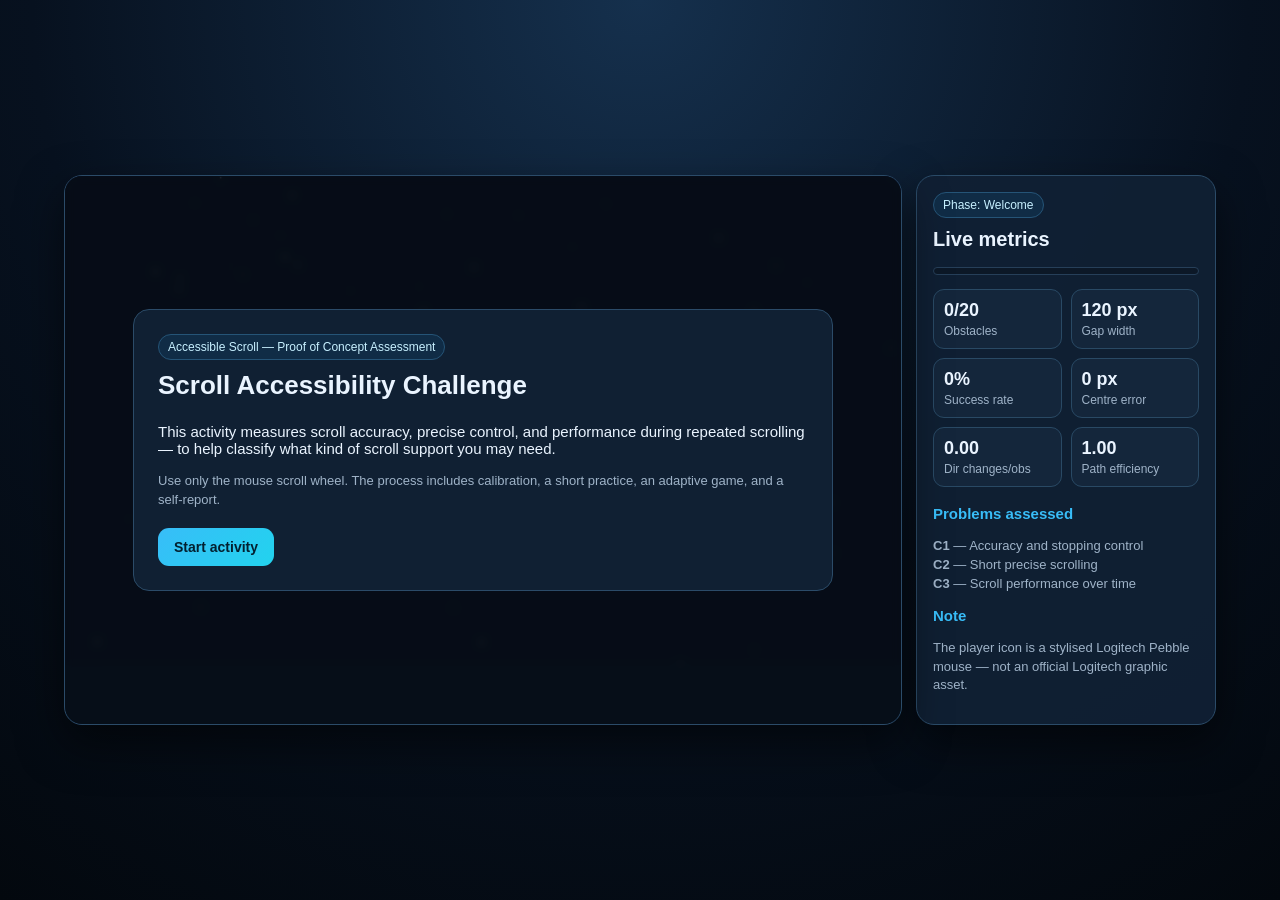
<file: testing.html>
<!DOCTYPE html>
<html lang="en">
<head>
<meta charset="utf-8">
<meta name="viewport" content="width=device-width,initial-scale=1">
<title>Accessible Scroll Assessment</title>
<style>
:root{--bg:#07111f;--panel:#102033;--line:#2b4b68;--accent:#38bdf8;--text:#eaf4ff;--muted:#9fb3c8;--ok:#34d399;--bad:#fb7185}
*{box-sizing:border-box}
html,body{margin:0;padding:0;height:100%;overflow:hidden}
body{background:radial-gradient(circle at top,#15304d,#07111f 55%,#03080e);color:var(--text);font:15px Arial,sans-serif;display:flex;align-items:center;justify-content:center}
.wrap{width:100%;max-width:1180px;display:grid;grid-template-columns:1fr 300px;gap:14px;padding:14px}
.main,.side{background:rgba(16,32,51,.96);border:1px solid var(--line);border-radius:18px;overflow:hidden;box-shadow:0 18px 45px #0008}
.main{position:relative}
canvas{display:block;width:100%;background:#0f172a}
.side{padding:16px;overflow:auto}
.overlay{position:absolute;inset:0;background:#050b13c9;backdrop-filter:blur(4px);display:flex;align-items:center;justify-content:center;padding:24px;overflow:auto}
.card{width:min(700px,96%);background:#102033;border:1px solid var(--line);border-radius:16px;padding:24px}
.hidden{display:none!important}
h1,h2,h3,p{margin-top:0}h1{font-size:26px}h2{font-size:20px}h3{font-size:15px;color:var(--accent)}
.small{color:var(--muted);font-size:13px;line-height:1.45}
.btns{display:flex;gap:10px;flex-wrap:wrap;margin-top:18px}
button{border:0;border-radius:11px;padding:11px 16px;font-weight:bold;cursor:pointer;font-size:14px}
.primary{background:linear-gradient(135deg,#38bdf8,#22d3ee);color:#032030}
.secondary{background:#1a2c43;color:var(--text);border:1px solid #355875}
.danger{background:#4a1f2b;color:#ffdce2;border:1px solid #753347}
.badge{display:inline-block;padding:5px 9px;border-radius:999px;background:#102c46;border:1px solid #255477;color:#c7f0ff;font-size:12px;margin-bottom:10px}
.grid{display:grid;grid-template-columns:1fr 1fr;gap:9px}
.metric{background:#14263b;border:1px solid #294964;border-radius:11px;padding:10px}
.metric b{display:block;font-size:18px}.metric span{font-size:12px;color:var(--muted)}
.progress{height:8px;background:#0c1827;border:1px solid #263f59;border-radius:999px;overflow:hidden;margin:10px 0 14px}
.progress div{height:100%;width:0;background:linear-gradient(90deg,#38bdf8,#34d399);transition:width .3s}
.range{margin:16px 0}.range input{width:100%}
.options{display:grid;grid-template-columns:1fr 1fr;gap:8px}
.option{background:#14263b;border:1px solid #294964;border-radius:9px;padding:10px;cursor:pointer}
table{width:100%;border-collapse:collapse;font-size:13px}
th,td{padding:7px;border-bottom:1px solid #294964;text-align:left}
th{color:var(--accent)}
.note{margin-top:12px;background:#2c2515;border-left:3px solid #f59e0b;padding:10px;border-radius:8px;color:#f7d99e;font-size:12px}
@media(max-width:860px){.wrap{grid-template-columns:1fr}.side{display:none}}
</style>
</head>
<body>
<div class="wrap">
<section class="main">
  <canvas id="c" width="820" height="480"></canvas>
  <div id="overlay" class="overlay">

    <div id="welcome" class="card">
      <span class="badge">Accessible Scroll — Proof of Concept Assessment</span>
      <h1>Scroll Accessibility Challenge</h1>
      <p>This activity measures scroll accuracy, precise control, and performance during repeated scrolling — to help classify what kind of scroll support you may need.</p>
      <p class="small">Use only the mouse scroll wheel. The process includes calibration, a short practice, an adaptive game, and a self-report.</p>
      <div class="btns"><button class="primary" onclick="show('instructions')">Start activity</button></div>
    </div>

    <div id="instructions" class="card hidden">
      <h2>How it works</h2>
      <p>Scroll <strong>up</strong> to move the Logitech mouse icon upward.</p>
      <p>Scroll <strong>down</strong> to move it downward.</p>
      <p>Guide the mouse through the gap in each wall.</p>
      <p class="small">The activity takes about one minute. The practice round is not scored.</p>
      <div class="btns">
        <button class="primary" onclick="show('calibration')">Continue</button>
        <button class="secondary" onclick="skipToSurvey()">Skip activity</button>
      </div>
    </div>

    <div id="calibration" class="card hidden">
      <h2>Calibration</h2>
      <p>Use the scroll wheel to move the mouse icon to the highlighted target on screen.</p>
      <p class="small">No data is recorded during calibration.</p>
      <div class="btns">
        <button class="primary" onclick="startCalibration()">Begin calibration</button>
        <button class="danger" onclick="skipToSurvey()">I cannot use the scroll wheel</button>
      </div>
    </div>

    <div id="practice" class="card hidden">
      <h2>Practice round</h2>
      <p>Complete three walls with large openings. No score is recorded here.</p>
      <div class="btns"><button class="primary" onclick="startPractice()">Start practice</button></div>
    </div>

    <div id="ready" class="card hidden">
      <h2>Adaptive game — ready</h2>
      <p>The next <strong>20 obstacles</strong> will be measured.</p>
      <p class="small">After two consecutive successes the opening narrows. After one miss it widens. This adapts to your natural scroll range.</p>
      <div class="btns">
        <button class="primary" onclick="startGame()">Start game</button>
        <button class="danger" onclick="skipToSurvey()">I cannot complete this</button>
      </div>
    </div>

    <div id="survey" class="card hidden">
      <h2>Quick self-report</h2>
      <div class="range">
        <label>How tired does your hand or finger feel? <b id="fv">1</b>/9</label>
        <input id="fatigue" type="range" min="1" max="9" value="1" oninput="fv.textContent=this.value">
      </div>
      <div class="range">
        <label>How much pain or discomfort did you feel? <b id="pv">1</b>/9</label>
        <input id="pain" type="range" min="1" max="9" value="1" oninput="pv.textContent=this.value">
      </div>
      <p>Where did you feel discomfort?</p>
      <div class="options">
        <label class="option"><input type="radio" name="loc" value="None" checked> None</label>
        <label class="option"><input type="radio" name="loc" value="Index finger"> Index finger</label>
        <label class="option"><input type="radio" name="loc" value="Middle finger"> Middle finger</label>
        <label class="option"><input type="radio" name="loc" value="Thumb"> Thumb</label>
        <label class="option"><input type="radio" name="loc" value="Wrist"> Wrist</label>
        <label class="option"><input type="radio" name="loc" value="Forearm"> Forearm</label>
      </div>
      <div class="btns"><button class="primary" onclick="showResults()">See my profile</button></div>
    </div>

    <div id="results" class="card hidden">
      <h2>Your scroll profile</h2>
      <div id="resultBody"></div>
      <div class="note">All classifications and numeric thresholds are illustrative only. Real thresholds require pilot testing with reference population data.</div>
      <div class="btns"><button class="primary" onclick="location.reload()">Restart</button></div>
    </div>

  </div>
</section>

<aside class="side">
  <span id="phase" class="badge">Phase: Welcome</span>
  <h2>Live metrics</h2>
  <div class="progress"><div id="bar"></div></div>
  <div class="grid">
    <div class="metric"><b id="trial">0/20</b><span>Obstacles</span></div>
    <div class="metric"><b id="gap">120 px</b><span>Gap width</span></div>
    <div class="metric"><b id="succ">0%</b><span>Success rate</span></div>
    <div class="metric"><b id="err">0 px</b><span>Centre error</span></div>
    <div class="metric"><b id="dir">0.00</b><span>Dir changes/obs</span></div>
    <div class="metric"><b id="eff">1.00</b><span>Path efficiency</span></div>
  </div>
  <h3 style="margin-top:18px">Problems assessed</h3>
  <p class="small">
    <strong>C1</strong> — Accuracy and stopping control<br>
    <strong>C2</strong> — Short precise scrolling<br>
    <strong>C3</strong> — Scroll performance over time
  </p>
  <h3>Note</h3>
  <p class="small">The player icon is a stylised Logitech Pebble mouse — not an official Logitech graphic asset.</p>
</aside>
</div>

<script>
const c=document.getElementById('c'),x=c.getContext('2d');
const $=id=>document.getElementById(id);
const cards=['welcome','instructions','calibration','practice','ready','survey','results'];
function show(id){cards.forEach(k=>$(k).classList.add('hidden'));$(id).classList.remove('hidden');$('overlay').classList.remove('hidden')}
function hide(){$('overlay').classList.add('hidden')}
function phase(t){$('phase').textContent='Phase: '+t}

let state='welcome',shipY=240,targetY=240,lastY=240,lastSign=0,dirChanges=0,actualPath=0,idealPath=0;
let obs=[],stars=[],frame=0,practiceN=0,measured=0,success=0,errors=[],gapW=120,streak=0;
let reversals=[],lastDiff=0,lastCenter=240,obIndex=0;
const total=20,minGap=50,maxGap=160,step=10,speed=3.4;

for(let i=0;i<70;i++) stars.push({x:Math.random()*820,y:Math.random()*480,s:Math.random()*2+0.5});

window.addEventListener('wheel',e=>{
  e.preventDefault();
  if(!['calibration','practice','game'].includes(state)) return;
  let s=Math.sign(e.deltaY);
  if(lastSign&&s&&s!==lastSign) dirChanges++;
  if(s) lastSign=s;
  targetY=Math.max(28,Math.min(452,targetY+e.deltaY*.32));
},{passive:false});

window.addEventListener('keydown',e=>{
  if(!['calibration','practice','game'].includes(state)) return;
  if(e.key==='ArrowUp') targetY=Math.max(28,targetY-24);
  if(e.key==='ArrowDown') targetY=Math.min(452,targetY+24);
});

function drawBg(){
  x.fillStyle='#0f172a';x.fillRect(0,0,820,480);
  x.fillStyle='#fff';
  stars.forEach(s=>{s.x-=.35;if(s.x<0)s.x=820;x.fillRect(s.x,s.y,s.s,s.s)});
}

function drawMouse(){
  x.save();x.translate(125,shipY);
  x.fillStyle='#dbe7f4';x.strokeStyle='#7fa1bf';x.lineWidth=2;
  x.beginPath();x.roundRect(-36,-21,72,42,18);x.fill();x.stroke();
  x.fillStyle='#4b5563';x.fillRect(-4,-15,8,12);
  x.strokeStyle='#9eb4ca';x.beginPath();x.moveTo(0,-18);x.lineTo(0,-3);x.stroke();
  x.fillStyle='#0f172a';x.font='bold 9px Arial';x.textAlign='center';x.fillText('logitech',0,12);
  x.strokeStyle='#38bdf8';x.lineWidth=2;
  x.beginPath();x.roundRect(-39,-24,78,48,20);x.stroke();
  x.restore();
}

function drawWall(o){
  x.fillStyle='#1e4666';x.strokeStyle='#38bdf8';x.lineWidth=2;
  x.fillRect(o.x,0,40,o.top);x.strokeRect(o.x,0,40,o.top);
  let b=o.top+o.gap;
  x.fillRect(o.x,b,40,480-b);x.strokeRect(o.x,b,40,480-b);
  x.strokeStyle='#34d39988';x.setLineDash([5,5]);
  x.beginPath();x.moveTo(o.x,o.center);x.lineTo(o.x+40,o.center);x.stroke();
  x.setLineDash([]);
}

function spawn(practice=false){
  let delta=([35,55,75])[Math.floor(Math.random()*3)]*(Math.random()<.5?-1:1)*(obIndex%2===0?1:2);
  let g=practice?185:gapW;
  let center=Math.max(g/2+30,Math.min(480-g/2-30,lastCenter+delta));
  idealPath+=Math.abs(center-lastCenter);lastCenter=center;
  obs.push({x:850,top:center-g/2,center,gap:g,count:false,practice});
  obIndex++;
}

function adjust(ok){
  let d=0;
  if(ok){streak++;if(streak>=2){d=-1;streak=0}}else{streak=0;d=1}
  if(!d)return;
  if(lastDiff&&d!==lastDiff) reversals.push(gapW);
  lastDiff=d;gapW=Math.max(minGap,Math.min(maxGap,gapW+d*step));
}

function updateHUD(){
  let sr=measured?success/measured*100:0;
  let ae=errors.length?errors.reduce((a,b)=>a+b,0)/errors.length:0;
  let de=measured?dirChanges/measured:0;
  let pe=actualPath?Math.min(1,idealPath/actualPath):1;
  $('trial').textContent=`${measured}/${total}`;
  $('gap').textContent=gapW+' px';
  $('succ').textContent=sr.toFixed(0)+'%';
  $('err').textContent=ae.toFixed(0)+' px';
  $('dir').textContent=de.toFixed(2);
  $('eff').textContent=pe.toFixed(2);
  $('bar').style.width=(measured/total*100)+'%';
}

function process(o){
  o.x-=speed;
  if(o.x<=161&&!o.count){
    o.count=true;
    let ok=shipY-21>=o.top&&shipY+21<=o.top+o.gap;
    if(o.practice){practiceN++;if(practiceN>=3){state='ready';phase('Ready');show('ready')}return}
    measured++;if(ok)success++;errors.push(Math.abs(shipY-o.center));adjust(ok);updateHUD();
    if(measured>=total){state='survey';phase('Self-report');show('survey')}
  }
}

function loop(){
  drawBg();
  shipY+=(targetY-shipY)*.18;
  actualPath+=Math.abs(shipY-lastY);lastY=shipY;
  drawMouse();
  if(state==='calibration'){
    x.strokeStyle='#34d399';x.lineWidth=4;x.beginPath();x.arc(700,110,30,0,Math.PI*2);x.stroke();
    x.fillStyle='#34d399';x.font='bold 13px Arial';x.textAlign='center';x.fillText('TARGET',700,115);
    if(Math.abs(shipY-110)<18){state='practiceReady';phase('Practice');show('practice')}
  }
  if(state==='practice'||state==='game'){
    frame++;
    if(frame%145===0&&obs.length<3) spawn(state==='practice');
    for(let i=obs.length-1;i>=0;i--){process(obs[i]);drawWall(obs[i]);if(obs[i].x+40<0)obs.splice(i,1)}
    x.fillStyle='#d7ecff';x.font='bold 15px Arial';x.textAlign='left';
    x.fillText(state==='practice'?`Practice: ${practiceN}/3`:`Measured: ${measured}/${total}`,18,26);
  }
  requestAnimationFrame(loop);
}

function startCalibration(){hide();state='calibration';phase('Calibration');shipY=targetY=240;actualPath=idealPath=0}
function startPractice(){hide();state='practice';phase('Practice');obs=[];practiceN=0;frame=0;obIndex=0;lastCenter=240}
function startGame(){
  hide();state='game';phase('Adaptive game');obs=[];frame=0;
  measured=success=0;errors=[];gapW=120;streak=0;reversals=[];lastDiff=0;
  dirChanges=0;lastSign=0;actualPath=idealPath=0;obIndex=0;lastCenter=240;updateHUD();
}
function skipToSurvey(){state='survey';phase('Self-report');show('survey')}

function showResults(){
  let sr=measured?success/measured*100:0;
  let ae=errors.length?errors.reduce((a,b)=>a+b,0)/errors.length:0;
  let de=measured?dirChanges/measured:0;
  let pe=actualPath?Math.min(1,idealPath/actualPath):1;
  let rv=reversals.slice(-6);
  let thr=rv.length?rv.reduce((a,b)=>a+b,0)/rv.length:gapW;
  let f=+$('fatigue').value,p=+$('pain').value;
  let loc=document.querySelector('input[name=loc]:checked').value;
  let acc=sr>=85&&ae<25?'High':sr>=65?'Medium':'Low';
  let prec=thr<=80?'High':thr<=110?'Medium':'Low';
  let corr=de<.8?'Low':de<1.4?'Medium':'High';
  let eff=pe>=.85?'High':pe>=.65?'Medium':'Low';
  let need=acc==='Low'||prec==='Low'?'Improve scroll accuracy and precise control':
            f>=7?'Reduce repeated-scroll effort':
            corr==='High'?'Reduce corrective scrolling':'No clear support need identified';
  $('resultBody').innerHTML=`
    <table>
      <tr><th>Metric</th><th>Value</th></tr>
      <tr><td>Success rate</td><td>${sr.toFixed(1)}%</td></tr>
      <tr><td>Average centre error</td><td>${ae.toFixed(1)} px</td></tr>
      <tr><td>Estimated controllable gap</td><td>${thr.toFixed(1)} px</td></tr>
      <tr><td>Direction-change rate</td><td>${de.toFixed(2)} / obstacle</td></tr>
      <tr><td>Path efficiency</td><td>${pe.toFixed(2)}</td></tr>
      <tr><td>Fatigue</td><td>${f}/9</td></tr>
      <tr><td>Pain / discomfort</td><td>${p}/9 — ${loc}</td></tr>
    </table>
    <h3 style="margin-top:16px">Digital User Profile</h3>
    <table>
      <tr><td>Scroll accuracy</td><td><b>${acc}</b></td></tr>
      <tr><td>Short precise scrolling</td><td><b>${prec}</b></td></tr>
      <tr><td>Correction tendency</td><td><b>${corr}</b></td></tr>
      <tr><td>Movement efficiency</td><td><b>${eff}</b></td></tr>
    </table>
    <h3 style="margin-top:16px">Primary need identified</h3>
    <p><b>${need}</b></p>
    <p class="small">Possible directions: larger scroll surface, adjusted sensitivity, tactile steps, or step-based scrolling.</p>`;
  show('results');phase('Results');
}

show('welcome');loop();
</script>
</body>
</html>
</file>
